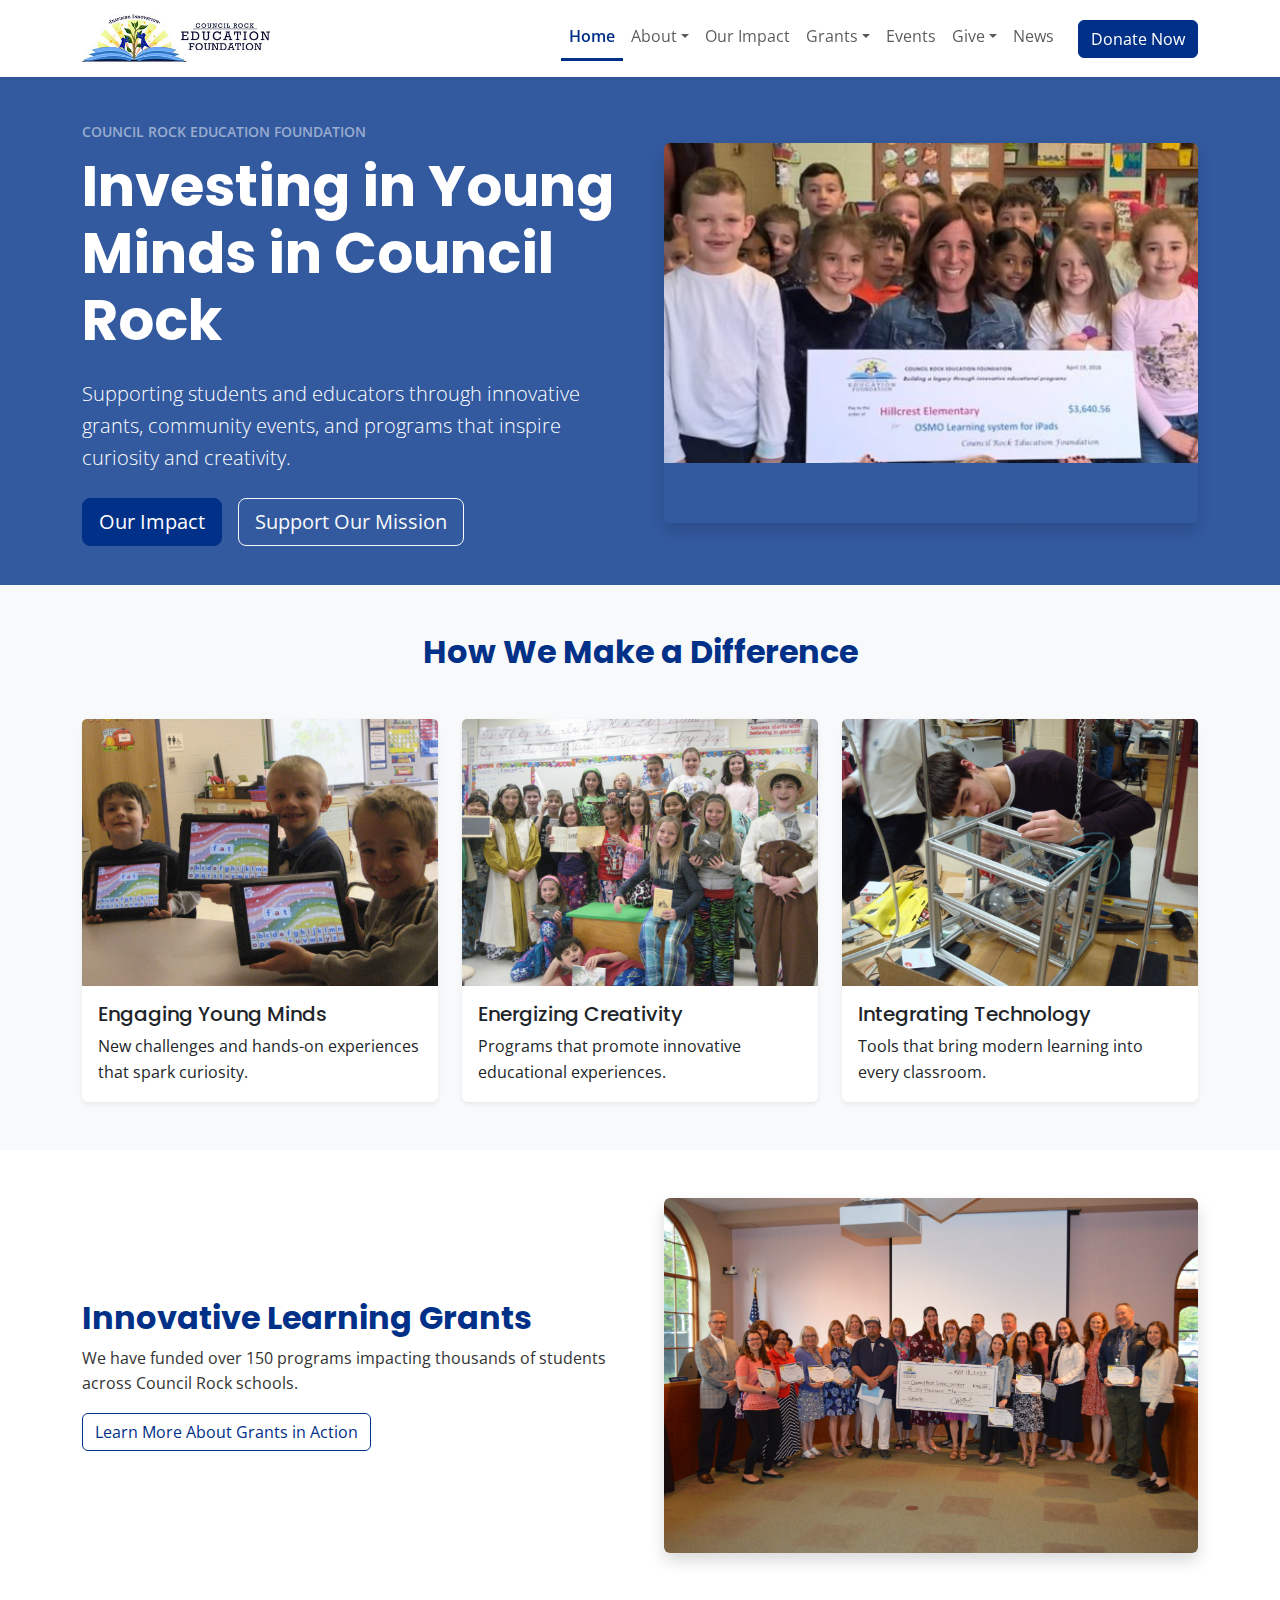
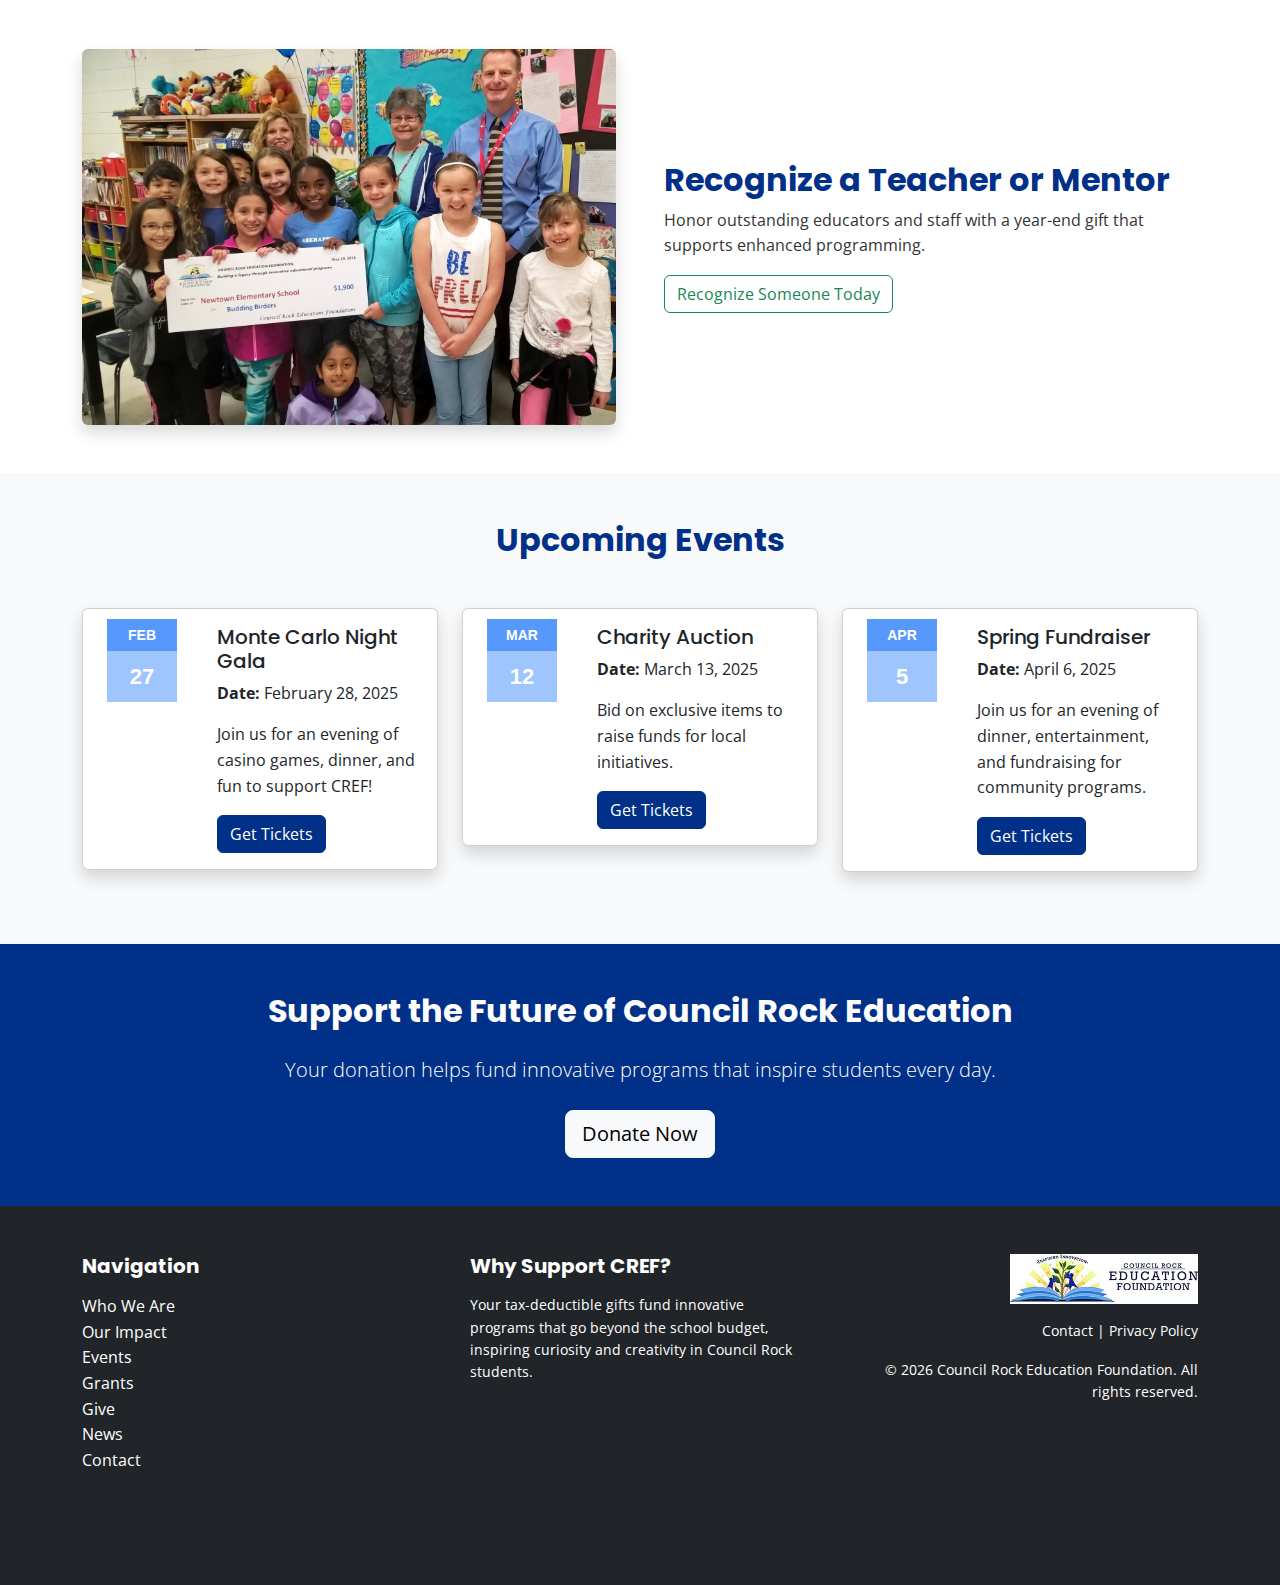
<file: index.html>
<!DOCTYPE html>
<html lang="en">
<head>
    <meta charset="UTF-8">
    <meta name="viewport" content="width=device-width, initial-scale=1.0">
    <title>Council Rock Education Foundation | Investing in Young Minds</title>
    <meta name="description" content="The Council Rock Education Foundation funds innovative educational experiences to enrich Council Rock schools and inspire lifelong learning.">
    
    <link href="https://cdn.jsdelivr.net/npm/bootstrap@5.3.3/dist/css/bootstrap.min.css" rel="stylesheet">
    <link href="https://fonts.googleapis.com/css2?family=Poppins:wght@600;700&family=Open+Sans:wght@400;600&display=swap" rel="stylesheet">
    <link rel="stylesheet" href="css/styles.css">
</head>
<body>
    <nav class="navbar navbar-expand-lg navbar-light bg-white shadow-sm fixed-top">
        <div class="container">
            <a class="navbar-brand" href="index.html">
                <img src="pics/logo.jpg" alt="Council Rock Education Foundation Logo" class="logo-img">
            </a>
            <button class="navbar-toggler" type="button" data-bs-toggle="collapse" data-bs-target="#navbarNav">
                <span class="navbar-toggler-icon"></span>
            </button>
            <div class="collapse navbar-collapse" id="navbarNav">
                <ul class="navbar-nav ms-auto">
                    <li class="nav-item"><a class="nav-link active" href="index.html">Home</a></li>
                    <li class="nav-item dropdown">
                        <a class="nav-link dropdown-toggle" href="#" data-bs-toggle="dropdown">About</a>
                        <ul class="dropdown-menu">
                            <li><a class="dropdown-item" href="pages/about.html">Who We Are</a></li>
                            <li><a class="dropdown-item" href="pages/board.html">Board of Directors</a></li>
                            <li><a class="dropdown-item" href="pages/contact.html">Contact Us</a></li>
                        </ul>
                    </li>
                    <li class="nav-item"><a class="nav-link" href="pages/impact.html">Our Impact</a></li>
                    <li class="nav-item dropdown">
                        <a class="nav-link dropdown-toggle" href="#" data-bs-toggle="dropdown">Grants</a>
                        <ul class="dropdown-menu">
                            <li><a class="dropdown-item" href="pages/grants.html">Grants Overview</a></li>
                            <li><a class="dropdown-item" href="pages/grants-application.html">Apply for a Grant</a></li>
                            <li><a class="dropdown-item" href="pages/grants-in-action.html">Grants in Action</a></li>
                        </ul>
                    </li>
                    <li class="nav-item"><a class="nav-link" href="pages/events.html">Events</a></li>
                    <li class="nav-item dropdown">
                        <a class="nav-link dropdown-toggle" href="#" data-bs-toggle="dropdown">Give</a>
                        <ul class="dropdown-menu">
                            <li><a class="dropdown-item" href="pages/give.html">Donate Now</a></li>
                            <li><a class="dropdown-item" href="pages/recognition.html">Recognize a Teacher/Staff</a></li>
                            <li><a class="dropdown-item" href="pages/eitc.html">EITC Tax Credit Program</a></li>
                            <li><a class="dropdown-item" href="pages/ways-to-give.html">Other Ways to Give</a></li>
                        </ul>
                    </li>
                    <li class="nav-item"><a class="nav-link" href="pages/news.html">News</a></li>
                </ul>
                <a href="pages/give.html" class="btn btn-primary ms-lg-3">Donate Now</a>
            </div>
        </div>
    </nav>

    <!-- Hero Section -->
<header class="hero d-flex align-items-center text-white">
    <div class="container">
        <div class="row align-items-center g-5">
            <div class="col-lg-6">
                <span class="text-uppercase fw-semibold small text-white-50">
                    Council Rock Education Foundation
                </span>

                <h1 class="display-4 fw-bold mt-2">
                    Investing in Young Minds in Council Rock
                </h1>

                <p class="lead my-4">
                    Supporting students and educators through innovative grants, community events,
                    and programs that inspire curiosity and creativity.
                </p>

                <div class="d-flex gap-3 flex-wrap">
                    <a href="pages/impact.html" class="btn btn-lg btn-success">
                        Our Impact
                    </a>
                    <a href="pages/give.html" class="btn btn-lg btn-outline-light">
                        Support Our Mission
                    </a>
                </div>
            </div>

            <div class="col-lg-6">
    <div class="hero-slideshow rounded shadow">
        <!-- Slide 1 -->
        <div class="hero-slide active">
            <img src="pics/grant.jpg" alt="Students engaged in innovative learning">
        </div>
        <!-- Slide 2 -->
        <div class="hero-slide">
            <img src="pics/school.jpg" alt="Collaborative classroom learning">
        </div>
        <!-- Slide 3 -->
        <div class="hero-slide">
            <img src="pics/garden.jpg" alt="Community education event">
        </div>
    </div>
</div>

        </div>
    </div>
</header>


    <!-- Impact Cards Section -->
    <section id="impact" class="py-5 bg-light">
        <div class="container">
            <h2 class="text-center mb-5 fw-bold text-primary">How We Make a Difference</h2>
            <div class="row g-4">
                <div class="col-md-4">
                    <div class="card h-100 shadow-sm border-0">
                        <img src="pics/youngminds.jpg" class="card-img-top" alt="Engaging young minds">
                        <div class="card-body">
                            <h5 class="card-title">Engaging Young Minds</h5>
                            <p class="card-text">New challenges and hands-on experiences that spark curiosity.</p>
                        </div>
                    </div>
                </div>
                <div class="col-md-4">
                    <div class="card h-100 shadow-sm border-0">
                        <img src="pics/creative.jpg" class="card-img-top" alt="Creativity in classroom">
                        <div class="card-body">
                            <h5 class="card-title">Energizing Creativity</h5>
                            <p class="card-text">Programs that promote innovative educational experiences.</p>
                        </div>
                    </div>
                </div>
                <div class="col-md-4">
                    <div class="card h-100 shadow-sm border-0">
                        <img src="pics/tech.jpg" class="card-img-top" alt="Technology integration">
                        <div class="card-body">
                            <h5 class="card-title">Integrating Technology</h5>
                            <p class="card-text">Tools that bring modern learning into every classroom.</p>
                        </div>
                    </div>
                </div>
            </div>
        </div>
    </section>

    <!-- Grants & Recognition -->
    <section id="grants" class="py-5">
        <div class="container">
            <div class="row align-items-center g-5">
                <div class="col-lg-6">
                    <h2 class="fw-bold text-primary">Innovative Learning Grants</h2>
                    <p>We have funded over 150 programs impacting thousands of students across Council Rock schools.</p>
                    <a href="#" class="btn btn-outline-primary">Learn More About Grants in Action</a>
                </div>
                <div class="col-lg-6">
                    <img src="pics/gia.jpg" alt="Grants in action" class="img-fluid rounded shadow">
                </div>
            </div>
            <div class="row align-items-center g-5 mt-5 flex-lg-row-reverse">
                <div class="col-lg-6">
                    <h2 class="fw-bold text-primary">Recognize a Teacher or Mentor</h2>
                    <p>Honor outstanding educators and staff with a year-end gift that supports enhanced programming.</p>
                    <a href="#" class="btn btn-outline-success">Recognize Someone Today</a>
                </div>
                <div class="col-lg-6">
                    <img src="pics/teachrec.jpg" alt="Teacher recognition" class="img-fluid rounded shadow">
                </div>
            </div>
        </div>
    </section>

    <!-- Events -->
    <section id="events" class="py-5 bg-light">
    <div class="container">
        <h2 class="text-center mb-5 fw-bold text-primary">Upcoming Events</h2>
        <div class="row">
            <!-- Event 1 -->
            <div class="col-md-4 mb-4">
                <div class="card shadow">
                    <div class="row g-0">
                        <div class="col-md-4">
                            <div class="event-date">
                                <span class="month">FEB</span>
                                <span class="day">27</span>
                            </div>
                        </div>
                        <div class="col-md-8">
                            <div class="card-body">
                                <h5 class="card-title">Monte Carlo Night Gala</h5>
                                <p class="card-text"><strong>Date:</strong> February 28, 2025</p>
                                <p class="card-text">Join us for an evening of casino games, dinner, and fun to support CREF!</p>
                                <a href="#" class="btn btn-success">Get Tickets</a>
                            </div>
                        </div>
                    </div>
                </div>
            </div>

            <!-- Event 2 -->
            <div class="col-md-4 mb-4">
                <div class="card shadow">
                    <div class="row g-0">
                        <div class="col-md-4">
                            <div class="event-date">
                                <span class="month">MAR</span>
                                <span class="day">12</span>
                            </div>
                        </div>
                        <div class="col-md-8">
                            <div class="card-body">
                                <h5 class="card-title">Charity Auction</h5>
                                <p class="card-text"><strong>Date:</strong> March 13, 2025</p>
                                <p class="card-text">Bid on exclusive items to raise funds for local initiatives.</p>
                                <a href="#" class="btn btn-success">Get Tickets</a>
                            </div>
                        </div>
                    </div>
                </div>
            </div>

            <!-- Event 3 -->
            <div class="col-md-4 mb-4">
                <div class="card shadow">
                    <div class="row g-0">
                        <div class="col-md-4">
                            <div class="event-date">
                                <span class="month">APR</span>
                                <span class="day">5</span>
                            </div>
                        </div>
                        <div class="col-md-8">
                            <div class="card-body">
                                <h5 class="card-title">Spring Fundraiser</h5>
                                <p class="card-text"><strong>Date:</strong> April 6, 2025</p>
                                <p class="card-text">Join us for an evening of dinner, entertainment, and fundraising for community programs.</p>
                                <a href="#" class="btn btn-success">Get Tickets</a>
                            </div>
                        </div>
                    </div>
                </div>
            </div>
        </div>
    </div>
</section>

    <!-- Call to Action / Donate -->
    <section id="give" class="py-5 text-white bg-primary">
        <div class="container text-center">
            <h2 class="fw-bold">Support the Future of Council Rock Education</h2>
            <p class="lead my-4">Your donation helps fund innovative programs that inspire students every day.</p>
            <a href="http://weblink.donorperfect.com/DONATE_TO_CREF" target="_blank" class="btn btn-lg btn-light">Donate Now</a>
        </div>
    </section>

    <footer class="py-5 bg-dark text-white">
        <div class="container">
            <div class="row g-5 mb-5">
                <div class="col-lg-4 col-md-6">
                    <h5 class="fw-bold mb-3">Navigation</h5>
                    <ul class="list-unstyled">
                        <li><a href="pages/about.html" class="text-white text-decoration-none">Who We Are</a></li>
                        <li><a href="pages/impact.html" class="text-white text-decoration-none">Our Impact</a></li>
                        <li><a href="pages/events.html" class="text-white text-decoration-none">Events</a></li>
                        <li><a href="pages/grants.html" class="text-white text-decoration-none">Grants</a></li>
                        <li><a href="pages/give.html" class="text-white text-decoration-none">Give</a></li>
                        <li><a href="pages/news.html" class="text-white text-decoration-none">News</a></li>
                        <li><a href="pages/contact.html" class="text-white text-decoration-none">Contact</a></li>
                    </ul>
                </div>
                <div class="col-lg-4 col-md-6">
                    <h5 class="fw-bold mb-3">Why Support CREF?</h5>
                    <p class="small">Your tax-deductible gifts fund innovative programs that go beyond the school budget, inspiring curiosity and creativity in Council Rock students.</p>
                </div>
                <div class="col-lg-4 col-md-12 text-center text-md-end">
                    <img src="pics/logo.jpg" alt="Logo" class="logo-img mb-3">
                    <p class="small"><a href="pages/contact.html" class="text-white text-decoration-none">Contact</a> | <a href="#" class="text-white text-decoration-none">Privacy Policy</a></p>
                    <p class="small mb-0">&copy; 2026 Council Rock Education Foundation. All rights reserved.</p>
                </div>
            </div>
        </div>
    </footer>

    <script src="https://cdn.jsdelivr.net/npm/bootstrap@5.3.3/dist/js/bootstrap.bundle.min.js"></script>
    <script>
    const slides = document.querySelectorAll('.hero-slide');
    let currentSlide = 0;

    setInterval(() => {
        slides[currentSlide].classList.remove('active');
        currentSlide = (currentSlide + 1) % slides.length;
        slides[currentSlide].classList.add('active');
    }, 5000);
</script>

</body>
</html>
</file>
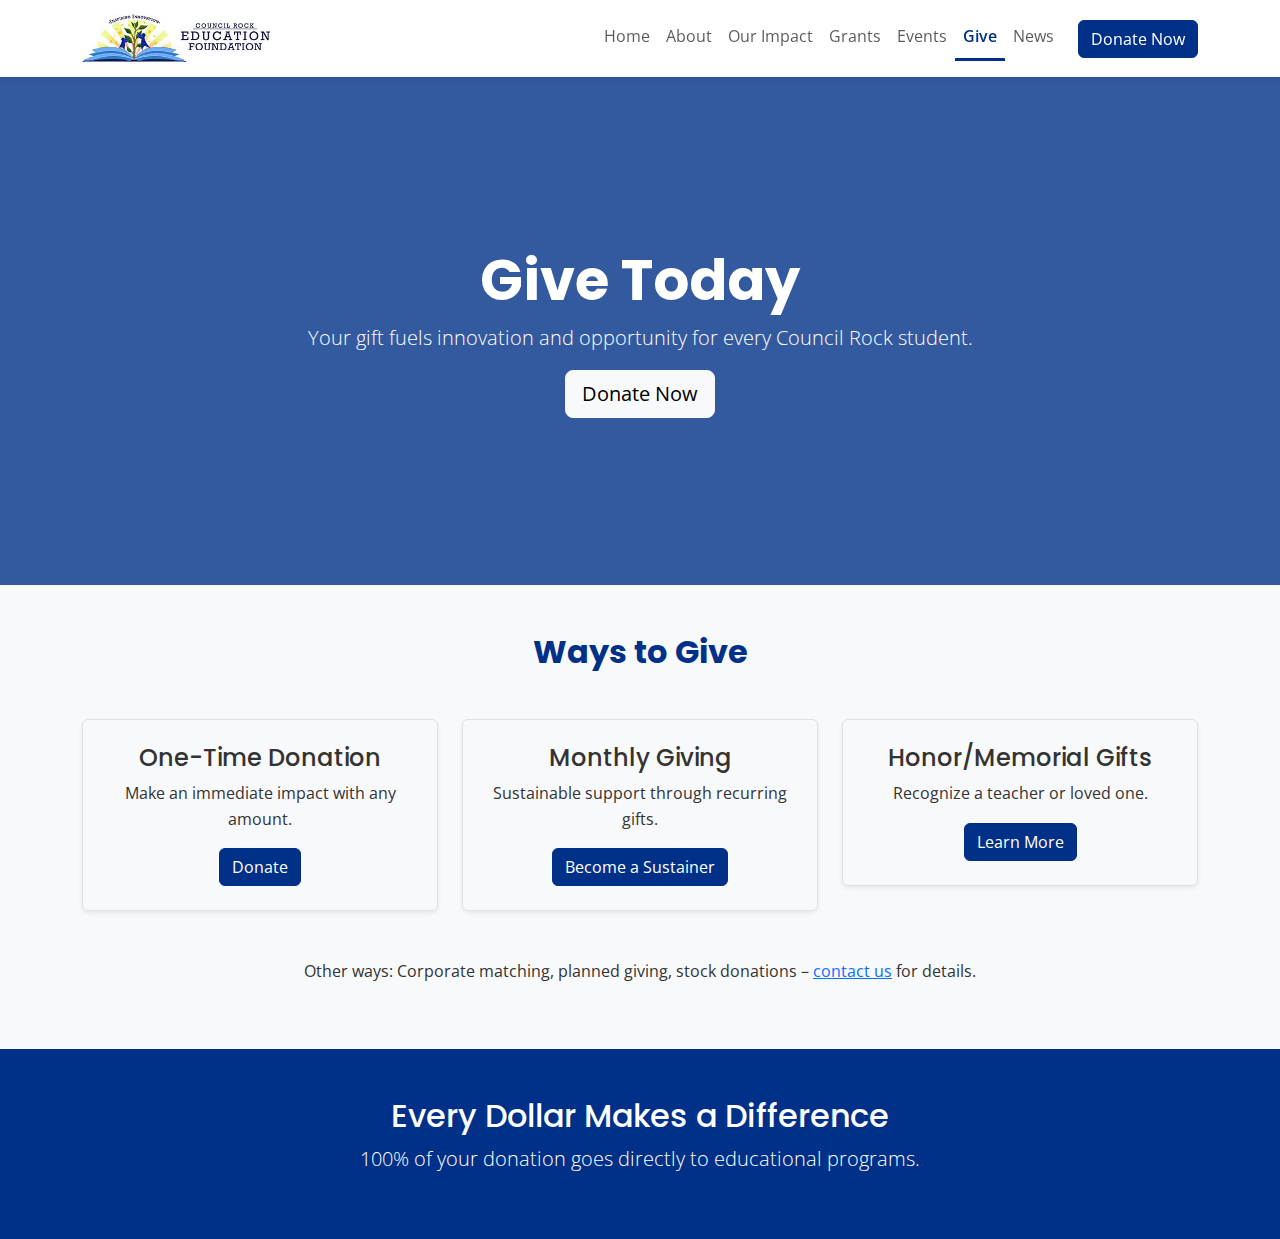
<file: pages/give.html>
<!DOCTYPE html>
<html lang="en">
<head>
    <title>Give | Council Rock Education Foundation</title>
    <link href="https://cdn.jsdelivr.net/npm/bootstrap@5.3.3/dist/css/bootstrap.min.css" rel="stylesheet">
    <link href="https://fonts.googleapis.com/css2?family=Poppins:wght@500;600;700&family=Open+Sans:wght@400;600&display=swap" rel="stylesheet">
    <link rel="stylesheet" href="../css/styles.css">
</head>
<body>
    <!-- Navigation (same as index) -->
    <nav class="navbar navbar-expand-lg navbar-light bg-white shadow-sm fixed-top">
        <div class="container">
            <a class="navbar-brand" href="../index.html">
                <img src="../pics/logo.jpg" alt="Council Rock Education Foundation Logo" class="logo-img">
            </a>
            <button class="navbar-toggler" type="button" data-bs-toggle="collapse" data-bs-target="#navbarNav">
                <span class="navbar-toggler-icon"></span>
            </button>
            <div class="collapse navbar-collapse" id="navbarNav">
                <ul class="navbar-nav ms-auto">
                    <li class="nav-item"><a class="nav-link" href="../index.html">Home</a></li>
                    <li class="nav-item"><a class="nav-link" href="about.html">About</a></li>
                    <li class="nav-item"><a class="nav-link" href="impact.html">Our Impact</a></li>
                    <li class="nav-item"><a class="nav-link" href="grants.html">Grants</a></li>
                    <li class="nav-item"><a class="nav-link" href="events.html">Events</a></li>
                    <li class="nav-item"><a class="nav-link active" href="give.html">Give</a></li>
                    <li class="nav-item"><a class="nav-link" href="news.html">News</a></li>
                </ul>
                <a href="give.html" class="btn btn-success ms-lg-3">Donate Now</a>
            </div>
        </div>
    </nav>

    <header class="hero d-flex align-items-center text-white">
        <div class="container text-center">
            <h1 class="display-4 fw-bold">Give Today</h1>
            <p class="lead">Your gift fuels innovation and opportunity for every Council Rock student.</p>
            <a href="http://weblink.donorperfect.com/DONATE_TO_CREF" target="_blank" class="btn btn-light btn-lg">Donate Now</a>
        </div>
    </header>

    <section class="py-5 bg-light">
        <div class="container">
            <h2 class="text-center fw-bold text-primary mb-5">Ways to Give</h2>
            <div class="row g-4 text-center">
                <div class="col-md-4">
                    <div class="p-4 border rounded shadow-sm">
                        <h4>One-Time Donation</h4>
                        <p>Make an immediate impact with any amount.</p>
                        <a href="http://weblink.donorperfect.com/DONATE_TO_CREF" class="btn btn-success">Donate</a>
                    </div>
                </div>
                <div class="col-md-4">
                    <div class="p-4 border rounded shadow-sm">
                        <h4>Monthly Giving</h4>
                        <p>Sustainable support through recurring gifts.</p>
                        <a href="http://weblink.donorperfect.com/DONATE_TO_CREF" class="btn btn-success">Become a Sustainer</a>
                    </div>
                </div>
                <div class="col-md-4">
                    <div class="p-4 border rounded shadow-sm">
                        <h4>Honor/Memorial Gifts</h4>
                        <p>Recognize a teacher or loved one.</p>
                        <a href="#" class="btn btn-success">Learn More</a>
                    </div>
                </div>
            </div>

            <div class="text-center mt-5">
                <p>Other ways: Corporate matching, planned giving, stock donations – <a href="#">contact us</a> for details.</p>
            </div>
        </div>
    </section>

    <!-- Additional CTA -->
    <section class="py-5 bg-primary text-white text-center">
        <div class="container">
            <h2>Every Dollar Makes a Difference</h2>
            <p class="lead">100% of your donation goes directly to educational programs.</p>
        </div>
    </section>
</body>
</html>
</file>
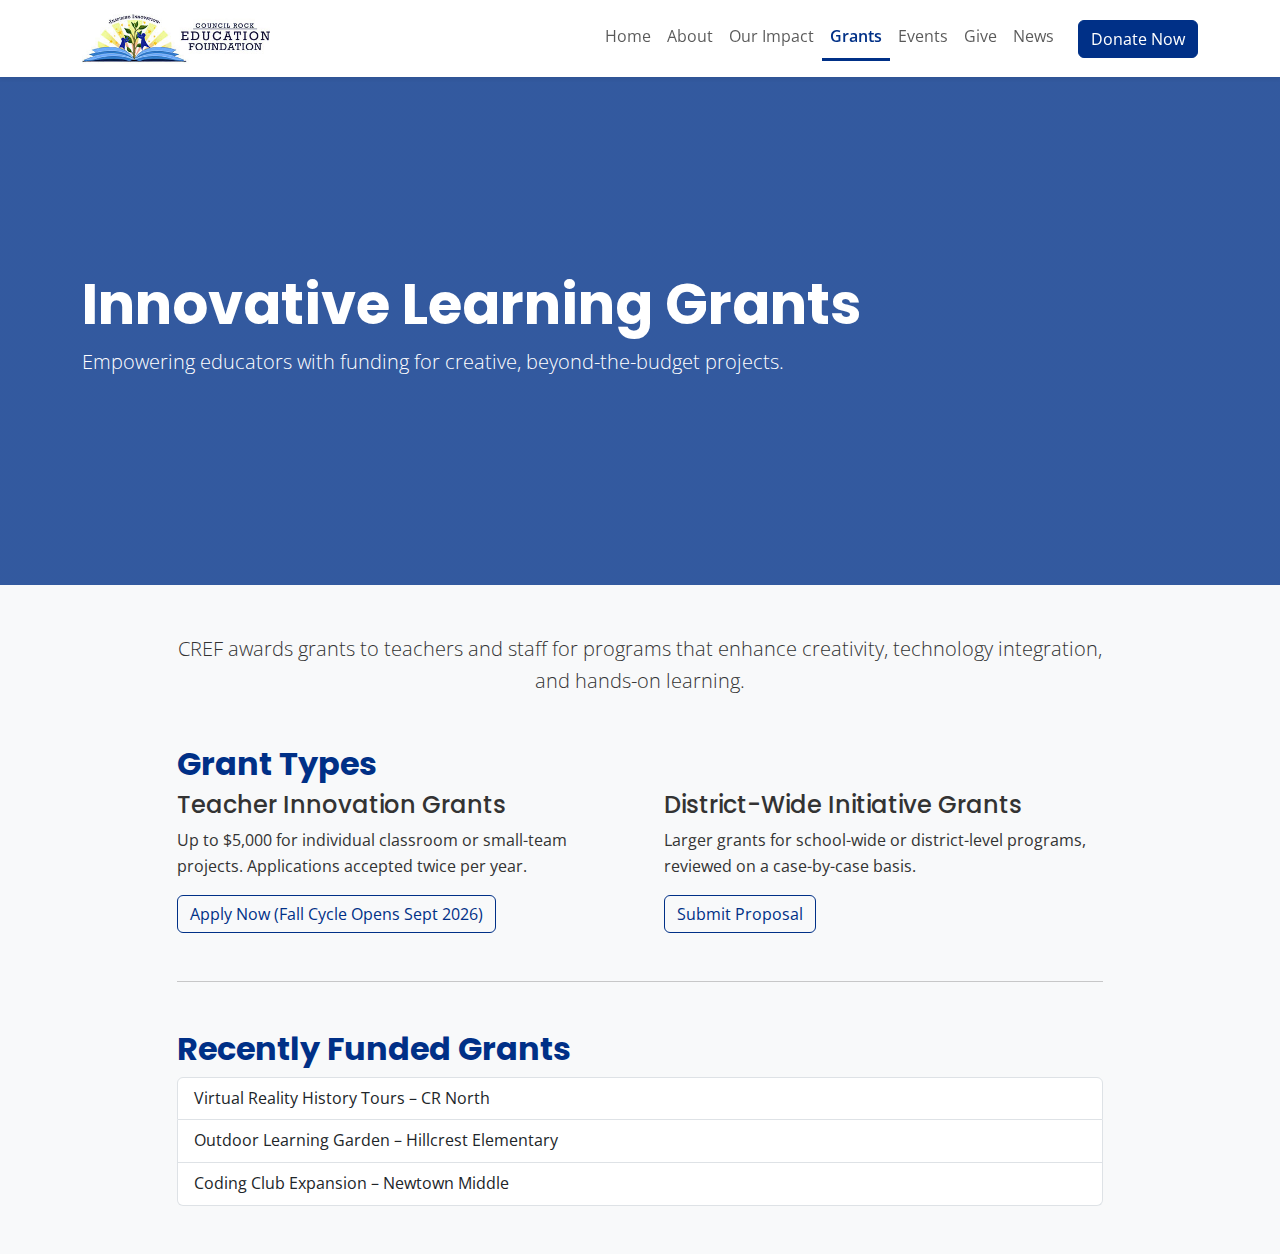
<file: pages/grants.html>
<!DOCTYPE html>
<html lang="en">
<head>
    <title>Grants | Council Rock Education Foundation</title>
    <link href="https://cdn.jsdelivr.net/npm/bootstrap@5.3.3/dist/css/bootstrap.min.css" rel="stylesheet">
    <link href="https://fonts.googleapis.com/css2?family=Poppins:wght@500;600;700&family=Open+Sans:wght@400;600&display=swap" rel="stylesheet">
    <link rel="stylesheet" href="../css/styles.css">
</head>
<body>
     <!-- Navigation (same as index) -->
    <nav class="navbar navbar-expand-lg navbar-light bg-white shadow-sm fixed-top">
        <div class="container">
            <a class="navbar-brand" href="../index.html">
                <img src="../pics/logo.jpg" alt="Council Rock Education Foundation Logo" class="logo-img">
            </a>
            <button class="navbar-toggler" type="button" data-bs-toggle="collapse" data-bs-target="#navbarNav">
                <span class="navbar-toggler-icon"></span>
            </button>
            <div class="collapse navbar-collapse" id="navbarNav">
                <ul class="navbar-nav ms-auto">
                    <li class="nav-item"><a class="nav-link" href="../index.html">Home</a></li>
                    <li class="nav-item"><a class="nav-link" href="about.html">About</a></li>
                    <li class="nav-item"><a class="nav-link" href="impact.html">Our Impact</a></li>
                    <li class="nav-item"><a class="nav-link active" href="grants.html">Grants</a></li>
                    <li class="nav-item"><a class="nav-link" href="events.html">Events</a></li>
                    <li class="nav-item"><a class="nav-link" href="give.html">Give</a></li>
                    <li class="nav-item"><a class="nav-link" href="news.html">News</a></li>
                </ul>
                <a href="give.html" class="btn btn-success ms-lg-3">Donate Now</a>
            </div>
        </div>
    </nav>

    <header class="hero d-flex align-items-center text-white">
        <div class="container">
            <h1 class="display-4 fw-bold">Innovative Learning Grants</h1>
            <p class="lead">Empowering educators with funding for creative, beyond-the-budget projects.</p>
        </div>
    </header>

    <section class="py-5 bg-light">
        <div class="container">
            <div class="row justify-content-center">
                <div class="col-lg-10">
                    <p class="lead text-center mb-5">CREF awards grants to teachers and staff for programs that enhance creativity, technology integration, and hands-on learning.</p>

                    <h2 class="fw-bold text-primary">Grant Types</h2>
                    <div class="row g-5">
                        <div class="col-md-6">
                            <h4>Teacher Innovation Grants</h4>
                            <p>Up to $5,000 for individual classroom or small-team projects. Applications accepted twice per year.</p>
                            <a href="#" class="btn btn-outline-primary">Apply Now (Fall Cycle Opens Sept 2026)</a>
                        </div>
                        <div class="col-md-6">
                            <h4>District-Wide Initiative Grants</h4>
                            <p>Larger grants for school-wide or district-level programs, reviewed on a case-by-case basis.</p>
                            <a href="#" class="btn btn-outline-primary">Submit Proposal</a>
                        </div>
                    </div>

                    <hr class="my-5">

                    <h2 class="fw-bold text-primary">Recently Funded Grants</h2>
                    <!-- List or cards of recent grants - placeholder -->
                    <ul class="list-group">
                        <li class="list-group-item">Virtual Reality History Tours – CR North</li>
                        <li class="list-group-item">Outdoor Learning Garden – Hillcrest Elementary</li>
                        <li class="list-group-item">Coding Club Expansion – Newtown Middle</li>
                    </ul>
                </div>
            </div>
        </div>
    </section>
</body>
</html>
</file>
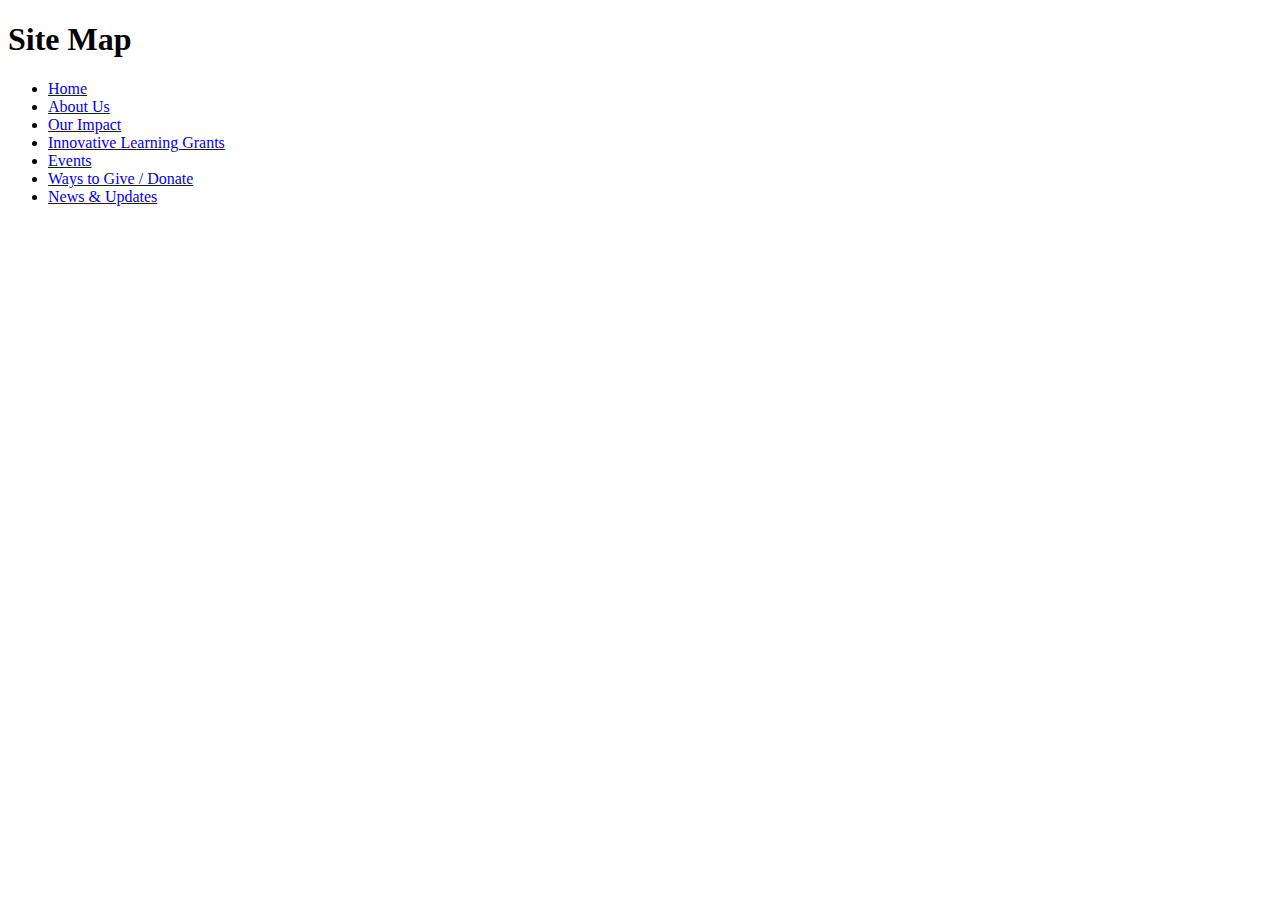
<file: pages/sitemap.html>
<!DOCTYPE html>
<html lang="en">
<head>
    <!-- Same head -->
    <title>Site Map | Council Rock Education Foundation</title>
</head>
<body>
    <!-- Same nav -->

    <section class="py-5">
        <div class="container">
            <h1 class="text-center mb-5">Site Map</h1>
            <div class="row">
                <div class="col-lg-8 mx-auto">
                    <ul class="list-group">
                        <li class="list-group-item"><a href="index.html">Home</a></li>
                        <li class="list-group-item"><a href="about.html">About Us</a></li>
                        <li class="list-group-item"><a href="impact.html">Our Impact</a></li>
                        <li class="list-group-item"><a href="grants.html">Innovative Learning Grants</a></li>
                        <li class="list-group-item"><a href="events.html">Events</a></li>
                        <li class="list-group-item"><a href="give.html">Ways to Give / Donate</a></li>
                        <li class="list-group-item"><a href="news.html">News & Updates</a></li>
                    </ul>
                </div>
            </div>
        </div>
    </section>

    <!-- Same footer -->
</body>
</html>
</file>
<file: css/styles.css>
/* =========================
   Base Styles
========================= */

body {
    font-family: 'Open Sans', sans-serif;
    line-height: 1.6;
    color: #333;
}

h1, h2, h3, h4, h5, h6 {
    font-family: 'Poppins', sans-serif;
}

html {
    scroll-behavior: smooth;
}

/* =========================
   Navbar
========================= */

.navbar-brand {
    font-size: 1.8rem;
}

.navbar-nav .nav-link.active {
    color: #003087 !important;
    font-weight: 600;
    border-bottom: 3px solid #003087;
}

/* Hover dropdowns (desktop only) */
@media (min-width: 992px) {
    .navbar .dropdown:hover > .dropdown-menu {
        display: block;
        margin-top: 0;
    }

    .navbar .dropdown-toggle::after {
        transition: transform 0.2s ease;
    }

    .navbar .dropdown:hover .dropdown-toggle::after {
        transform: rotate(180deg);
    }
}

/* =========================
   Hero Section
========================= */

.hero {
    background: linear-gradient(
        rgba(0, 48, 135, 0.8),
        rgba(0, 48, 135, 0.8)
    ),
    url('https://via.placeholder.com/1920x800?text=Hero+Background+Image');
    background-size: cover;
    background-position: center;
    min-height: 65vh;
    padding-top: 80px;
    color: white;
}

/* Slideshow container */
.hero-slideshow {
    position: relative;
    height: 380px; /* total visual height */
    overflow: hidden;
}

/* Slides remain full width but are anchored to top */
.hero-slide {
    position: absolute;
    inset: 0;
    opacity: 0;
    transition: opacity 1s ease-in-out;
}

.hero-slide.active {
    opacity: 1;
}

/* Image stays smaller and does NOT stretch */
.hero-slide img {
    position: absolute;
    top: 0;
    left: 0;
    width: 100%;
    height: 320px; /* actual image height */
    object-fit: cover;
}

/* Gradient overlay extends lower than image */
.hero-quote-overlay {
    position: absolute;
    bottom: 0;
    left: 0;
    right: 0;
    height: 160px; /* overlay zone height */
    display: flex;
    flex-direction: column;
    justify-content: flex-end;
    padding: 24px;
    background: linear-gradient(
        to top,
        rgba(55, 55, 55, 0.95),  /* almost solid at bottom */
        rgba(55, 55, 55, 0.8),
        rgba(55, 55, 55, 0.45),
        rgba(55, 55, 55, 0.0)
    );
    color: #ffffff;
    pointer-events: none;
}

/* Quote text */
.hero-quote-text {
    font-size: 1.1rem;
    font-weight: 500;
    margin-bottom: 4px;
    max-width: 85%;
}

/* Quote author */
.hero-quote-author {
    font-size: 0.85rem;
    opacity: 0.85;
}

/* =========================
   Buttons
========================= */

.btn-primary,
.btn-success {
    background-color: #003087;
    border-color: #003087;
}

.btn-primary:hover,
.btn-success:hover {
    background-color: #00255e;
    border-color: #00255e;
}

.btn-outline-primary {
    border-color: #003087;
    color: #003087;
}

.btn-outline-primary:hover {
    background-color: #003087;
    color: white;
}

/* =========================
   Cards
========================= */

.card {
    transition: transform 0.3s ease;
}

.card:hover {
    transform: translateY(-10px);
}

/* =========================
   Utility Colors
========================= */

.text-primary {
    color: #003087 !important;
}

.bg-primary {
    background-color: #003087 !important;
}

/* =========================
   Logo
========================= */

.logo-img {
    height: 50px;
    width: auto;
    max-width: 200px;
    object-fit: contain;
}

@media (max-width: 576px) {
    .logo-img {
        height: 40px;
    }
}

.event-date {
    display: flex;
    flex-direction: column;
    width: 70px;
    text-align: center;
    font-family: Arial, sans-serif;
    margin: 0 auto; /* Center it horizontally */
    padding-top: 10px;
}

/* Month (top) */
.event-date .month {
    background-color: #5698fc; /* light blue */
    color: #ffffff;
    font-size: 14px;
    font-weight: 700;
    padding: 5px 0;
}

/* Day (bottom) */
.event-date .day {
    background-color: #9ec5fe; /* slightly lighter blue */
    color: #ffffff;
    font-size: 22px;
    font-weight: 800;
    padding: 8px 0;
}
</file>
